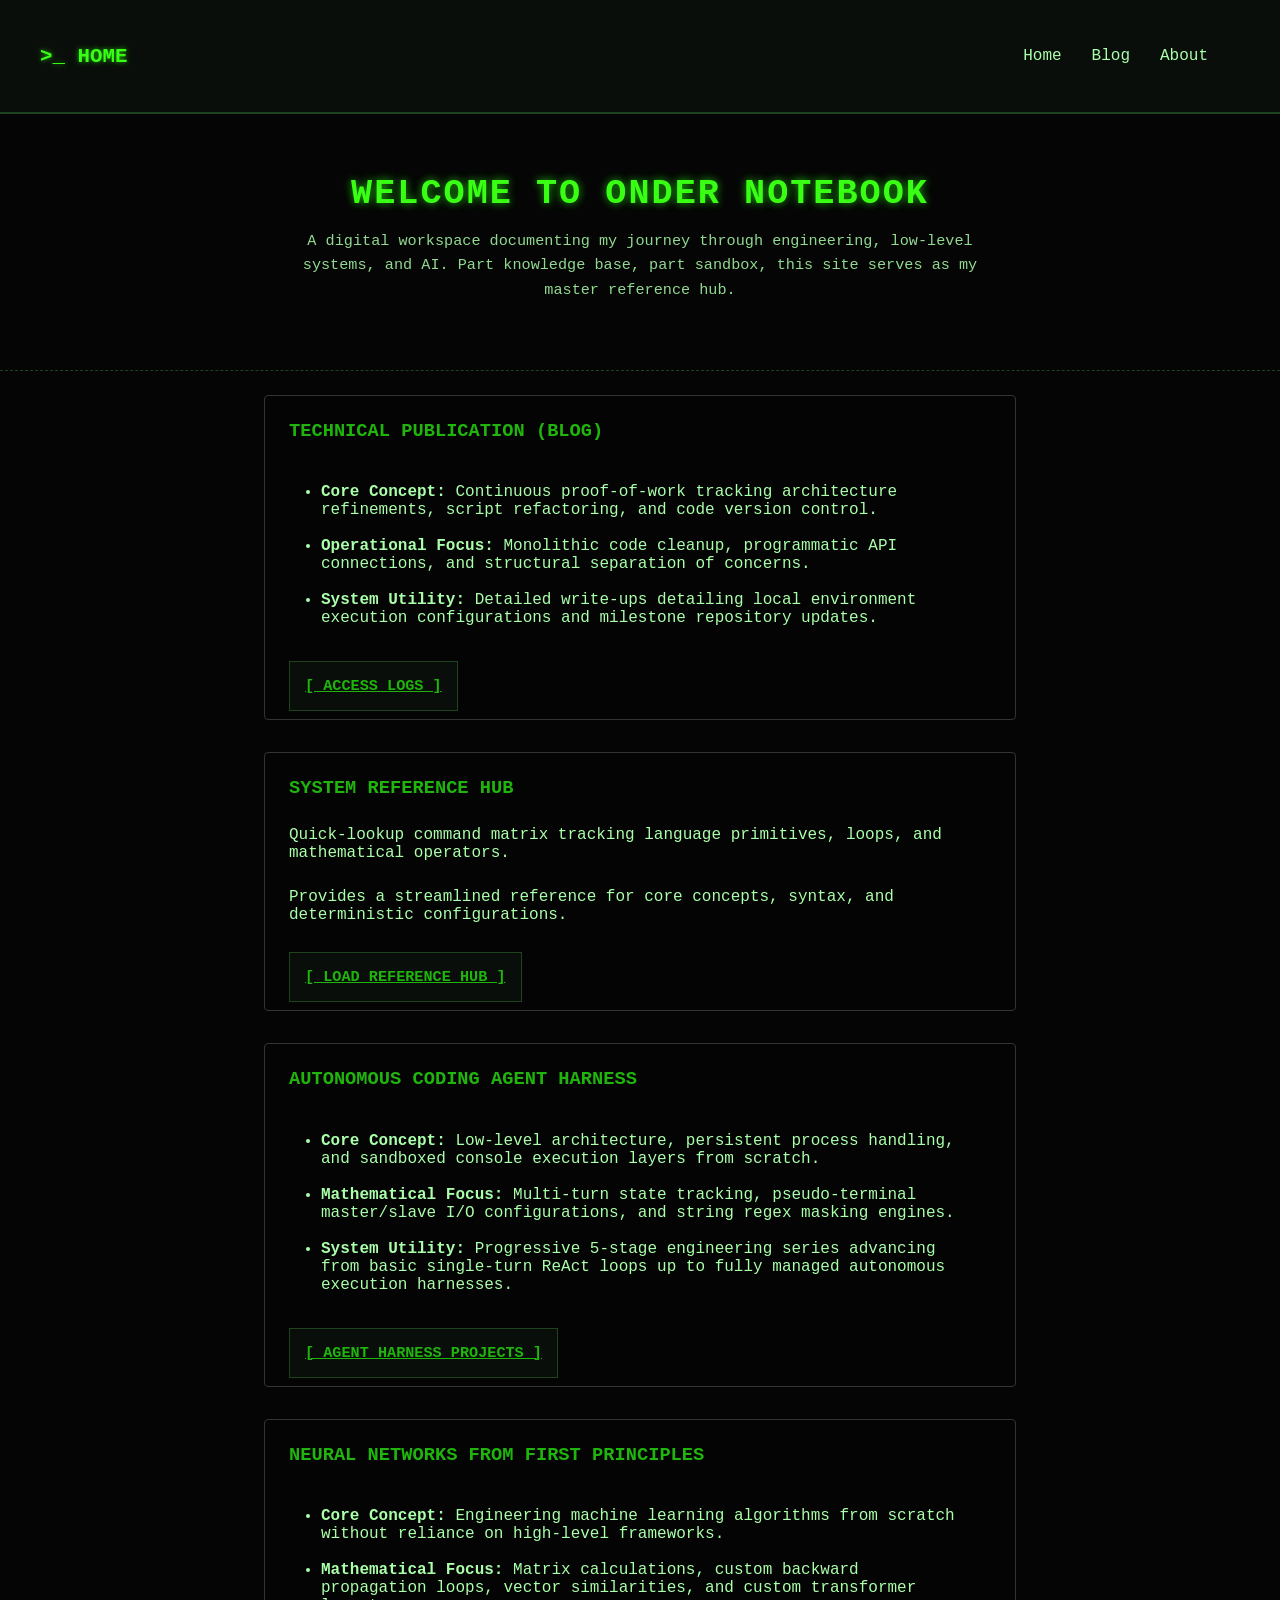
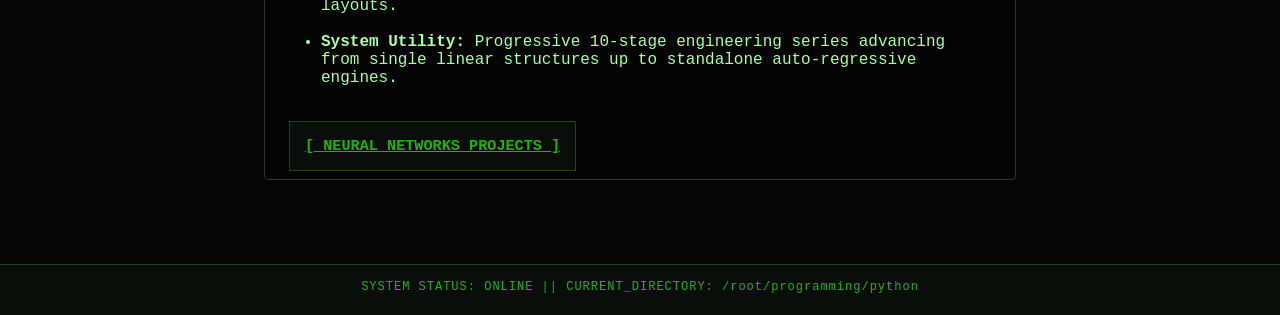
<file: index.html>
<!DOCTYPE html>
<html lang="en">
<head>
    <meta charset="UTF-8">
    <meta name="viewport" content="width=device-width, initial-scale=1.0">
    <title>Terminal Programming Manual</title>
    <link rel="stylesheet" href="style.css">
</head>
<body>

    <!-- Header & Navigation Area -->
    <header class="navbar">
        <div class="logo">&gt;_ HOME</div>
        <nav class="nav-container">
            <ul class="nav-links">
                <li><a href="index.html">Home</a></li>
                <li><a href="https://techoneder.blogspot.com" target="_blank">Blog</a></li>
                <li><a href="about.html" target="_blank">About</a></li>
            </ul>
        </nav>
    </header>


    <!-- Hero Showcase Section -->
    <section id="hero" class="hero-section">
        <div class="hero-content">
            <h1>WELCOME TO ONDER NOTEBOOK</h1>
            <p class="hero-subtitle">A digital workspace documenting my journey through engineering, low-level systems, and AI. 
                Part knowledge base, part sandbox, this site serves as my master reference hub.</p>
        </div>
    </section>


    <!-- Workspace Container -->
    <main class="workspace">
        <div class="terminal-body">
            
            <!-- Container 3: TechOneder Blog -->
            <div class="project-node">
                <h3>TECHNICAL PUBLICATION (BLOG)</h3>
                <ul>
                    <li><strong>Core Concept:</strong> Continuous proof-of-work tracking architecture refinements, script refactoring, and code version control.</li><br>
                    <li><strong>Operational Focus:</strong> Monolithic code cleanup, programmatic API connections, and structural separation of concerns.</li><br>
                    <li><strong>System Utility:</strong> Detailed write-ups detailing local environment execution configurations and milestone repository updates.</li>
                </ul><br/>
                <div>
                    <a href="https://techoneder.blogspot.com" target="_blank" class="matrix-btn">[ ACCESS LOGS ]</a>
                </div>
            </div>

            <!-- Container 1: Reference Hub -->
            <div class="project-node">
                <h3>SYSTEM REFERENCE HUB</h3></br>
                <p>Quick-lookup command matrix tracking language primitives, loops, and mathematical operators.</p></br>
                <p>Provides a streamlined reference for core concepts, syntax, and deterministic configurations.</p></br></br>
                <div>
                    <a href="ref_hub.html" class="matrix-btn">[ LOAD REFERENCE HUB ]</a>
                </div>
            </div>


            <!-- Container 1: Agent Harness 5 Projects -->
            <div class="project-node">
                <h3>AUTONOMOUS CODING AGENT HARNESS</h3>
                <ul>
                    <li><strong>Core Concept:</strong> Low-level architecture, persistent process handling, and sandboxed console execution layers from scratch.</li></br>
                    <li><strong>Mathematical Focus:</strong> Multi-turn state tracking, pseudo-terminal master/slave I/O configurations, and string regex masking engines.</li></br>
                    <li><strong>System Utility:</strong> Progressive 5-stage engineering series advancing from basic single-turn ReAct loops up to fully managed autonomous execution harnesses.</li>
                </ul><br/>
                <div>
                    <a href="harness_projects.html" class="matrix-btn">[ AGENT HARNESS PROJECTS ]</a>
                </div>
            </div>


            <!-- Container 2: NN 10 Projects -->
            <div class="project-node">
                <h3>NEURAL NETWORKS FROM FIRST PRINCIPLES</h3>
                <ul>
                    <li><strong>Core Concept:</strong> Engineering machine learning algorithms from scratch without reliance on high-level frameworks.</li></br>
                    <li><strong>Mathematical Focus:</strong> Matrix calculations, custom backward propagation loops, vector similarities, and custom transformer layouts.</li></br>
                    <li><strong>System Utility:</strong> Progressive 10-stage engineering series advancing from single linear structures up to standalone auto-regressive engines.</li>
                </ul><br/>
                <div>
                    <a href="NN_projects.html" class="matrix-btn">[ NEURAL NETWORKS PROJECTS ]</a>
                </div>
            </div>

        </div>
    </main>

    <!-- Footer System Status -->
    <footer class="system-footer">
        <p>SYSTEM STATUS: ONLINE || CURRENT_DIRECTORY: /root/programming/python</p>
    </footer>

</body>
</html>
</file>
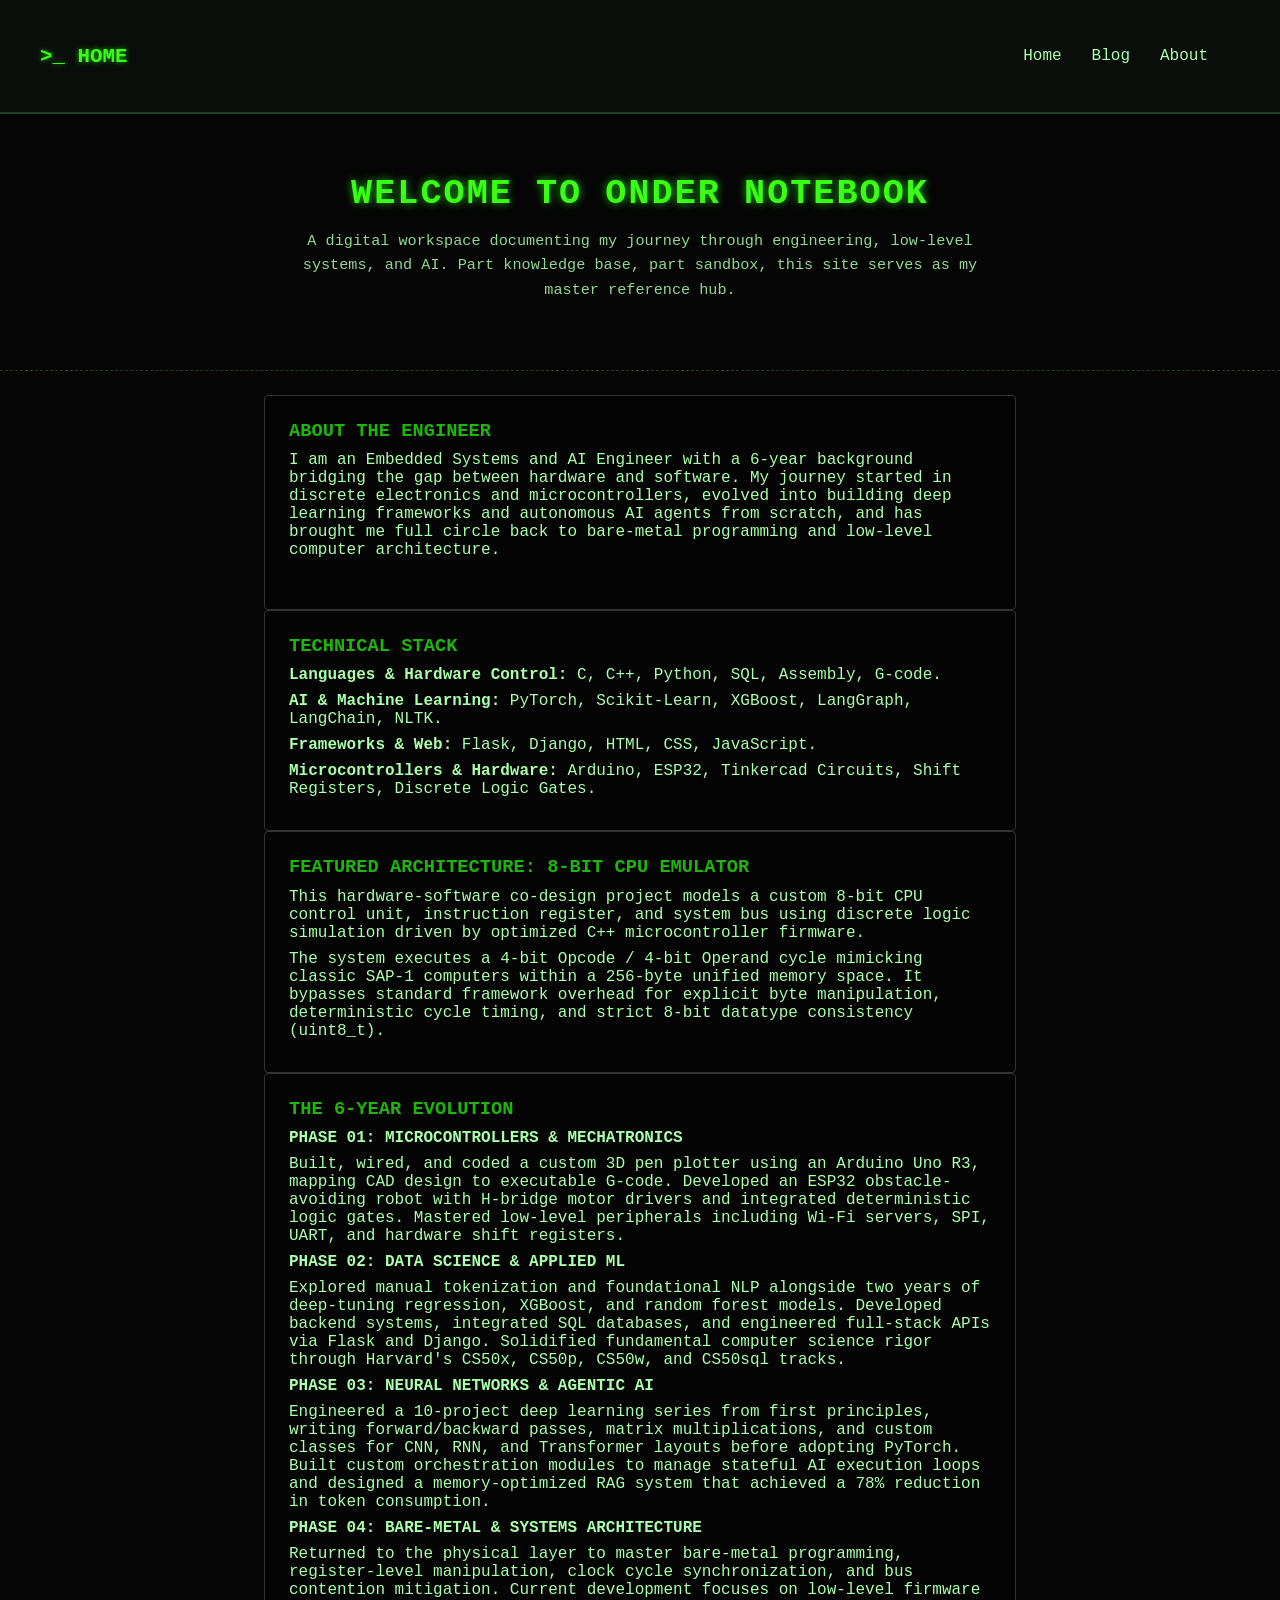
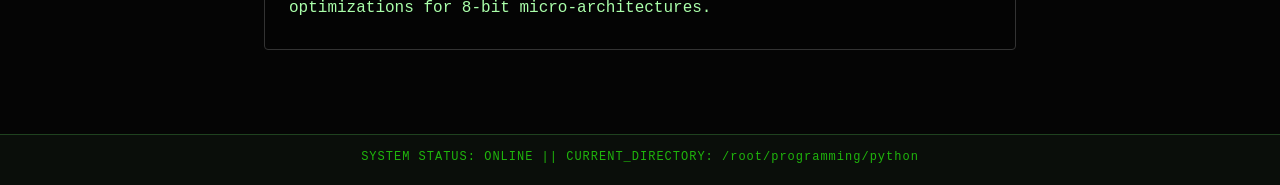
<file: about.html>
<!DOCTYPE html>
<html lang="en">
<head>
    <meta charset="UTF-8">
    <meta name="viewport" content="width=device-width, initial-scale=1.0">
    <title>Terminal Programming Manual</title>
    <link rel="stylesheet" href="style.css">
</head>
<body>

    <!-- Header & Navigation Area -->
    <header class="navbar">
        <div class="logo">&gt;_ HOME</div>
        <nav class="nav-container">
            <ul class="nav-links">
                <li><a href="index.html">Home</a></li>
                <li><a href="https://techoneder.blogspot.com" target="_blank">Blog</a></li>
                <li><a href="about.html" target="_blank">About</a></li>
            </ul>
        </nav>
    </header>


    <!-- Hero Showcase Section -->
    <section id="hero" class="hero-section">
        <div class="hero-content">
            <h1>WELCOME TO ONDER NOTEBOOK</h1>
            <p class="hero-subtitle">A digital workspace documenting my journey through engineering, low-level systems, and AI. 
                Part knowledge base, part sandbox, this site serves as my master reference hub.</p>
        </div>
    </section>


    <!-- Workspace Container -->
    <main class="workspace">
        <div class="terminal-body">
            
<!-- About Section -->
<section id="about" class="about-section">
    <div class="about-container">
        
        <!-- Profile Header -->
        <header class="project-node">
            <h3>ABOUT THE ENGINEER</h3>
            <p>I am an Embedded Systems and AI Engineer with a 6-year background bridging the gap between hardware and software. 
                My journey started in discrete electronics and microcontrollers, evolved into building deep learning frameworks 
                and autonomous AI agents from scratch, and has brought me full circle back to bare-metal programming and low-level computer architecture.</p></br>
        </header>

        <!-- Technical Matrix -->
        <div class="project-node">
            <h3>TECHNICAL STACK</h3>
            <p><strong>Languages &amp; Hardware Control:</strong> C, C++, Python, SQL, Assembly, G-code.</p>
            <p><strong>AI &amp; Machine Learning:</strong> PyTorch, Scikit-Learn, XGBoost, LangGraph, LangChain, NLTK.</p>
            <p><strong>Frameworks &amp; Web:</strong> Flask, Django, HTML, CSS, JavaScript.</p>
            <p><strong>Microcontrollers &amp; Hardware:</strong> Arduino, ESP32, Tinkercad Circuits, Shift Registers, Discrete Logic Gates.</p>
        </div>

        <!-- Featured Node -->
        <div class="project-node">
            <h3>FEATURED ARCHITECTURE: 8-BIT CPU EMULATOR</h3>
            <p>This hardware-software co-design project models a custom 8-bit CPU control unit, instruction register, and system bus using discrete logic simulation driven by optimized C++ microcontroller firmware.</p>
            <p>The system executes a 4-bit Opcode / 4-bit Operand cycle mimicking classic SAP-1 computers within a 256-byte unified memory space. It bypasses standard framework overhead for explicit byte manipulation, deterministic cycle timing, and strict 8-bit datatype consistency (uint8_t).</p>
        </div>

        <!-- The 6-Year Timeline -->
        <div class="project-node">
            <h3>THE 6-YEAR EVOLUTION</h3>

            <div class="timeline-node">
                <h4>PHASE 01: MICROCONTROLLERS &amp; MECHATRONICS</h4>
                <p>Built, wired, and coded a custom 3D pen plotter using an Arduino Uno R3, mapping CAD design to executable G-code. Developed an ESP32 obstacle-avoiding robot with H-bridge motor drivers and integrated deterministic logic gates. Mastered low-level peripherals including Wi-Fi servers, SPI, UART, and hardware shift registers.</p>
            </div>

            <div class="timeline-node">
                <h4>PHASE 02: DATA SCIENCE &amp; APPLIED ML</h4>
                <p>Explored manual tokenization and foundational NLP alongside two years of deep-tuning regression, XGBoost, and random forest models. Developed backend systems, integrated SQL databases, and engineered full-stack APIs via Flask and Django. Solidified fundamental computer science rigor through Harvard's CS50x, CS50p, CS50w, and CS50sql tracks.</p>
            </div>

            <div class="timeline-node">
                <h4>PHASE 03: NEURAL NETWORKS &amp; AGENTIC AI</h4>
                <p>Engineered a 10-project deep learning series from first principles, writing forward/backward passes, matrix multiplications, and custom classes for CNN, RNN, and Transformer layouts before adopting PyTorch. Built custom orchestration modules to manage stateful AI execution loops and designed a memory-optimized RAG system that achieved a 78% reduction in token consumption.</p>
            </div>

            <div class="timeline-node">
                <h4>PHASE 04: BARE-METAL &amp; SYSTEMS ARCHITECTURE</h4>
                <p>Returned to the physical layer to master bare-metal programming, register-level manipulation, clock cycle synchronization, and bus contention mitigation. Current development focuses on low-level firmware optimizations for 8-bit micro-architectures.</p>
            </div>
        </div>

    </div>
</section>

            </div>

        </div>
    </main>

    <!-- Footer System Status -->
    <footer class="system-footer">
        <p>SYSTEM STATUS: ONLINE || CURRENT_DIRECTORY: /root/programming/python</p>
    </footer>

</body>
</html>
</file>
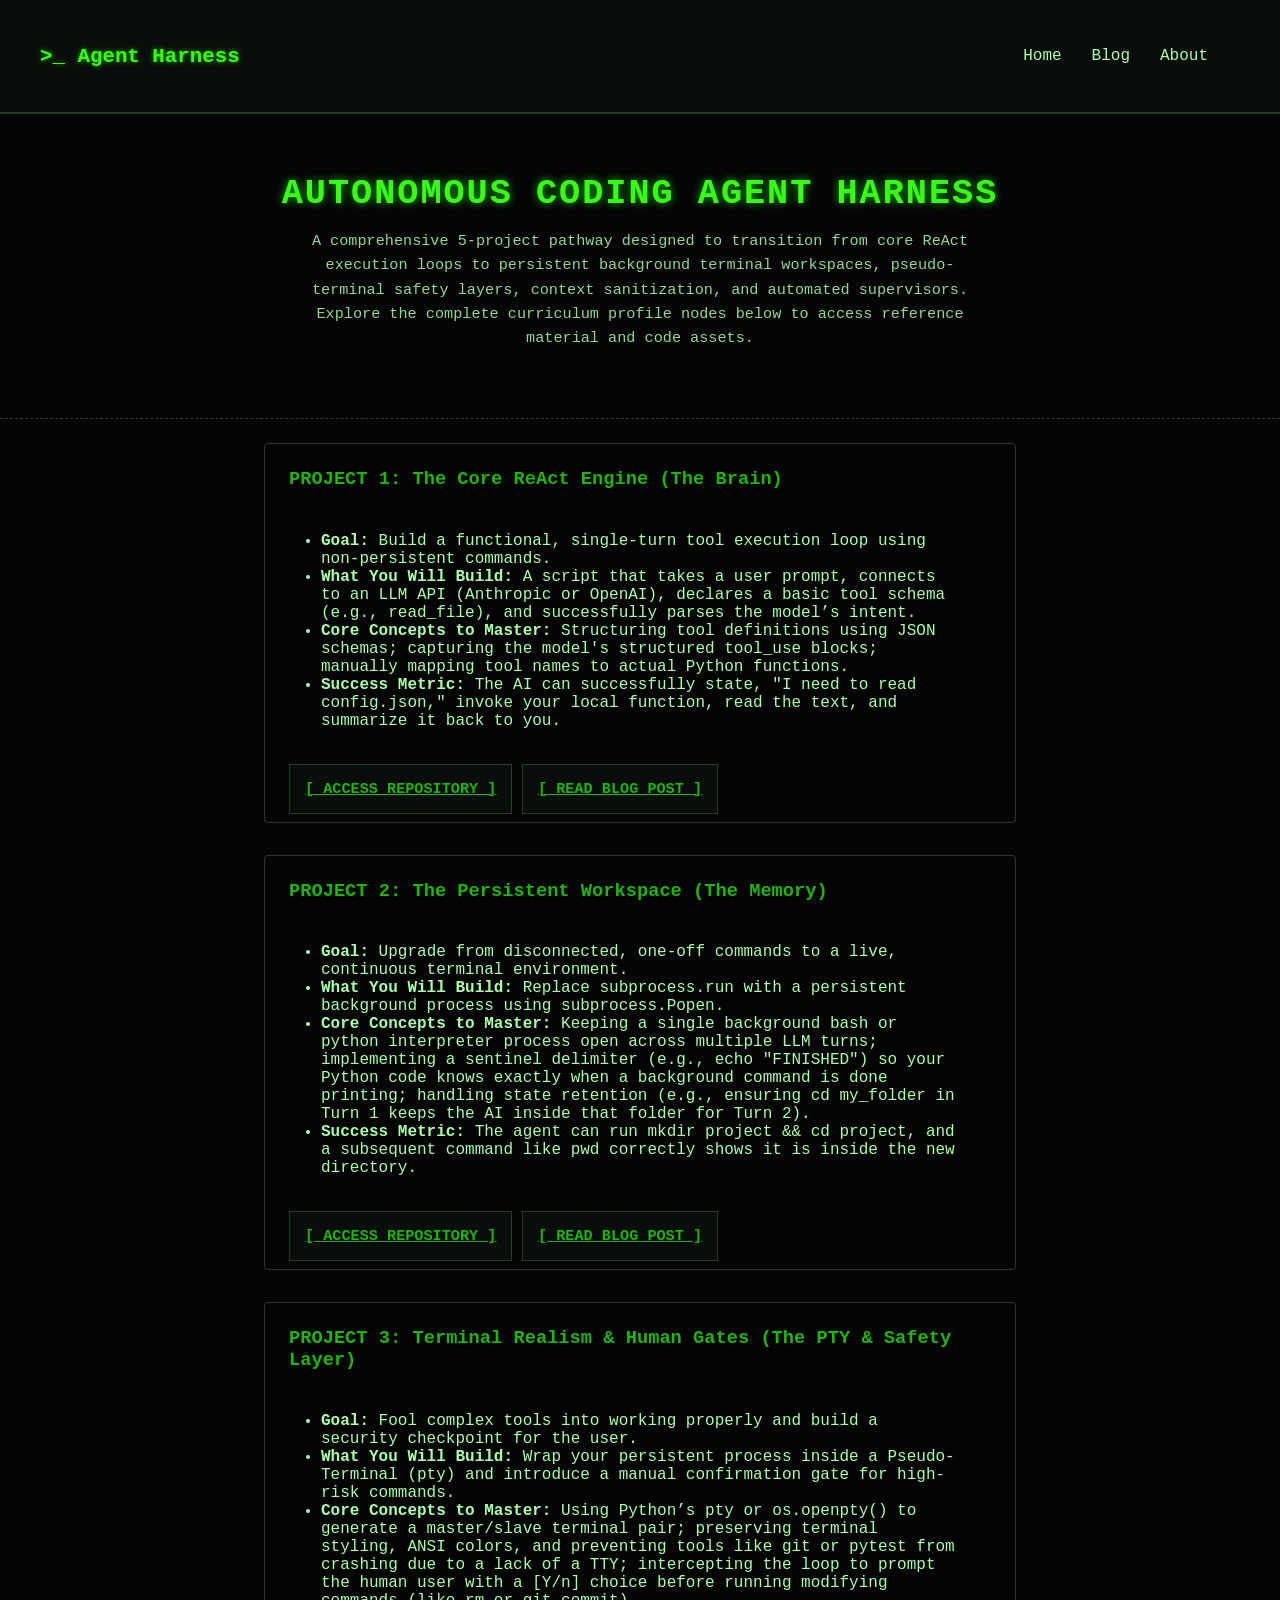
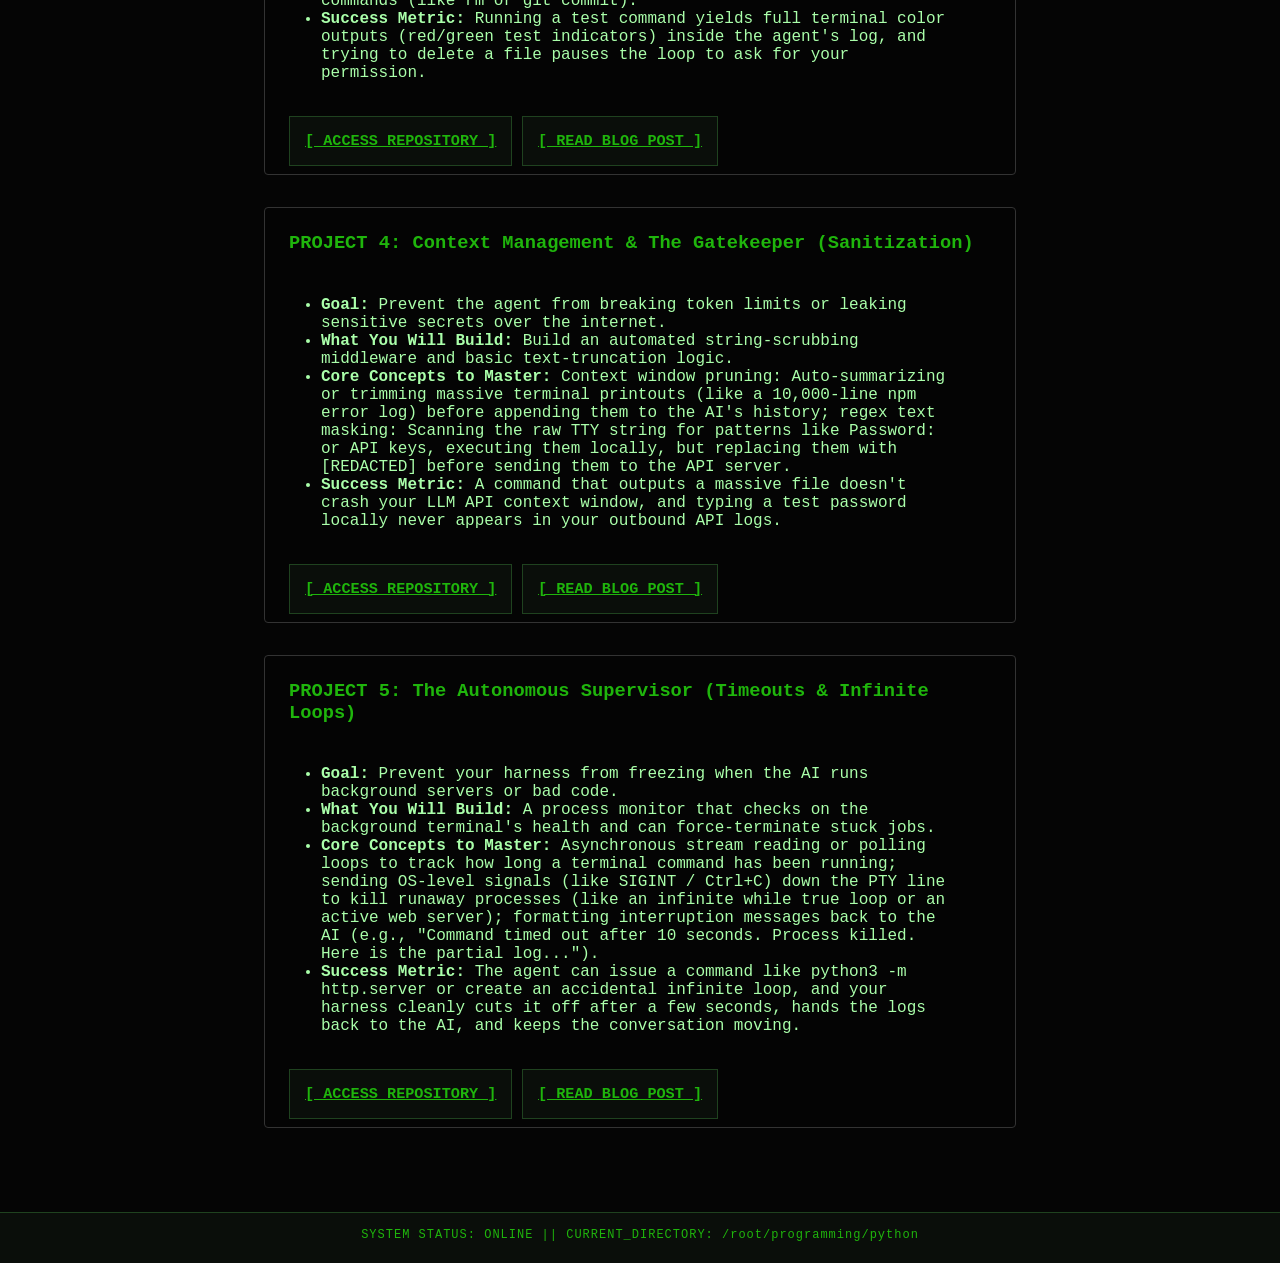
<file: harness_projects.html>
<!DOCTYPE html>
<html lang="en">
<head>
    <meta charset="UTF-8">
    <meta name="viewport" content="width=device-width, initial-scale=1.0">
    <title>Autonomous Coding Agent Harness Manual</title>
    <link rel="stylesheet" href="style.css">
</head>
<body>
    <!-- Header & Navigation Area -->
    <header class="navbar">
        <div class="logo">&gt;_ Agent Harness</div>
        <nav class="nav-container">
            <ul class="nav-links">
                <li><a href="index.html">Home</a></li>
                <li><a href="https://blogspot.com" target="_blank">Blog</a></li>
                <li><a href="about.html" target="_blank">About</a></li>
            </ul>
        </nav>
    </header>

    <!-- Hero Showcase Section -->
    <section id="hero" class="hero-section">
        <div class="hero-content">
            <h1>AUTONOMOUS CODING AGENT HARNESS</h1>
            <p>A comprehensive 5-project pathway designed to transition from core ReAct execution loops to persistent background terminal workspaces, pseudo-terminal safety layers, context sanitization, and automated supervisors. Explore the complete curriculum profile nodes below to access reference material and code assets.</p>
        </div>
    </section>

    <!-- Curriculum Container -->
    <main class="workspace">
        <div class="terminal-body">
            <!-- Project 1 -->
            <div class="project-node">
                <h3>PROJECT 1: The Core ReAct Engine (The Brain)</h3>
                <ul>
                    <li><strong>Goal:</strong> Build a functional, single-turn tool execution loop using non-persistent commands.</li>
                    <li><strong>What You Will Build:</strong> A script that takes a user prompt, connects to an LLM API (Anthropic or OpenAI), declares a basic tool schema (e.g., read_file), and successfully parses the model’s intent.</li>
                    <li><strong>Core Concepts to Master:</strong> Structuring tool definitions using JSON schemas; capturing the model's structured tool_use blocks; manually mapping tool names to actual Python functions.</li>
                    <li><strong>Success Metric:</strong> The AI can successfully state, "I need to read config.json," invoke your local function, read the text, and summarize it back to you.</li>
                </ul><br/>
                <div>
                    <a href="#" target="_blank" class="matrix-btn">[ ACCESS REPOSITORY ]</a>
                    <a href="#" target="_blank" class="matrix-btn">[ READ BLOG POST ]</a>
                </div>
            </div>

            <!-- Project 2 -->
            <div class="project-node">
                <h3>PROJECT 2: The Persistent Workspace (The Memory)</h3>
                <ul>
                    <li><strong>Goal:</strong> Upgrade from disconnected, one-off commands to a live, continuous terminal environment.</li>
                    <li><strong>What You Will Build:</strong> Replace subprocess.run with a persistent background process using subprocess.Popen.</li>
                    <li><strong>Core Concepts to Master:</strong> Keeping a single background bash or python interpreter process open across multiple LLM turns; implementing a sentinel delimiter (e.g., echo "FINISHED") so your Python code knows exactly when a background command is done printing; handling state retention (e.g., ensuring cd my_folder in Turn 1 keeps the AI inside that folder for Turn 2).</li>
                    <li><strong>Success Metric:</strong> The agent can run mkdir project && cd project, and a subsequent command like pwd correctly shows it is inside the new directory.</li>
                </ul><br/>
                <div>
                    <a href="#" target="_blank" class="matrix-btn">[ ACCESS REPOSITORY ]</a>
                    <a href="#" target="_blank" class="matrix-btn">[ READ BLOG POST ]</a>
                </div>
            </div>

            <!-- Project 3 -->
            <div class="project-node">
                <h3>PROJECT 3: Terminal Realism & Human Gates (The PTY & Safety Layer)</h3>
                <ul>
                    <li><strong>Goal:</strong> Fool complex tools into working properly and build a security checkpoint for the user.</li>
                    <li><strong>What You Will Build:</strong> Wrap your persistent process inside a Pseudo-Terminal (pty) and introduce a manual confirmation gate for high-risk commands.</li>
                    <li><strong>Core Concepts to Master:</strong> Using Python’s pty or os.openpty() to generate a master/slave terminal pair; preserving terminal styling, ANSI colors, and preventing tools like git or pytest from crashing due to a lack of a TTY; intercepting the loop to prompt the human user with a [Y/n] choice before running modifying commands (like rm or git commit).</li>
                    <li><strong>Success Metric:</strong> Running a test command yields full terminal color outputs (red/green test indicators) inside the agent's log, and trying to delete a file pauses the loop to ask for your permission.</li>
                </ul><br/>
                <div>
                    <a href="#" target="_blank" class="matrix-btn">[ ACCESS REPOSITORY ]</a>
                    <a href="#" target="_blank" class="matrix-btn">[ READ BLOG POST ]</a>
                </div>
            </div>

            <!-- Project 4 -->
            <div class="project-node">
                <h3>PROJECT 4: Context Management & The Gatekeeper (Sanitization)</h3>
                <ul>
                    <li><strong>Goal:</strong> Prevent the agent from breaking token limits or leaking sensitive secrets over the internet.</li>
                    <li><strong>What You Will Build:</strong> Build an automated string-scrubbing middleware and basic text-truncation logic.</li>
                    <li><strong>Core Concepts to Master:</strong> Context window pruning: Auto-summarizing or trimming massive terminal printouts (like a 10,000-line npm error log) before appending them to the AI's history; regex text masking: Scanning the raw TTY string for patterns like Password: or API keys, executing them locally, but replacing them with [REDACTED] before sending them to the API server.</li>
                    <li><strong>Success Metric:</strong> A command that outputs a massive file doesn't crash your LLM API context window, and typing a test password locally never appears in your outbound API logs.</li>
                </ul><br/>
                <div>
                    <a href="#" target="_blank" class="matrix-btn">[ ACCESS REPOSITORY ]</a>
                    <a href="#" target="_blank" class="matrix-btn">[ READ BLOG POST ]</a>
                </div>
            </div>

            <!-- Project 5 -->
            <div class="project-node">
                <h3>PROJECT 5: The Autonomous Supervisor (Timeouts & Infinite Loops)</h3>
                <ul>
                    <li><strong>Goal:</strong> Prevent your harness from freezing when the AI runs background servers or bad code.</li>
                    <li><strong>What You Will Build:</strong> A process monitor that checks on the background terminal's health and can force-terminate stuck jobs.</li>
                    <li><strong>Core Concepts to Master:</strong> Asynchronous stream reading or polling loops to track how long a terminal command has been running; sending OS-level signals (like SIGINT / Ctrl+C) down the PTY line to kill runaway processes (like an infinite while true loop or an active web server); formatting interruption messages back to the AI (e.g., "Command timed out after 10 seconds. Process killed. Here is the partial log...").</li>
                    <li><strong>Success Metric:</strong> The agent can issue a command like python3 -m http.server or create an accidental infinite loop, and your harness cleanly cuts it off after a few seconds, hands the logs back to the AI, and keeps the conversation moving.</li>
                </ul><br/>
                <div>
                    <a href="#" target="_blank" class="matrix-btn">[ ACCESS REPOSITORY ]</a>
                    <a href="#" target="_blank" class="matrix-btn">[ READ BLOG POST ]</a>
                </div>
            </div>
        </div>
    </main>

    <!-- Footer System Status -->
    <footer class="system-footer">
        <p>SYSTEM STATUS: ONLINE || CURRENT_DIRECTORY: /root/programming/python</p>
    </footer>
</body>
</html>
</file>
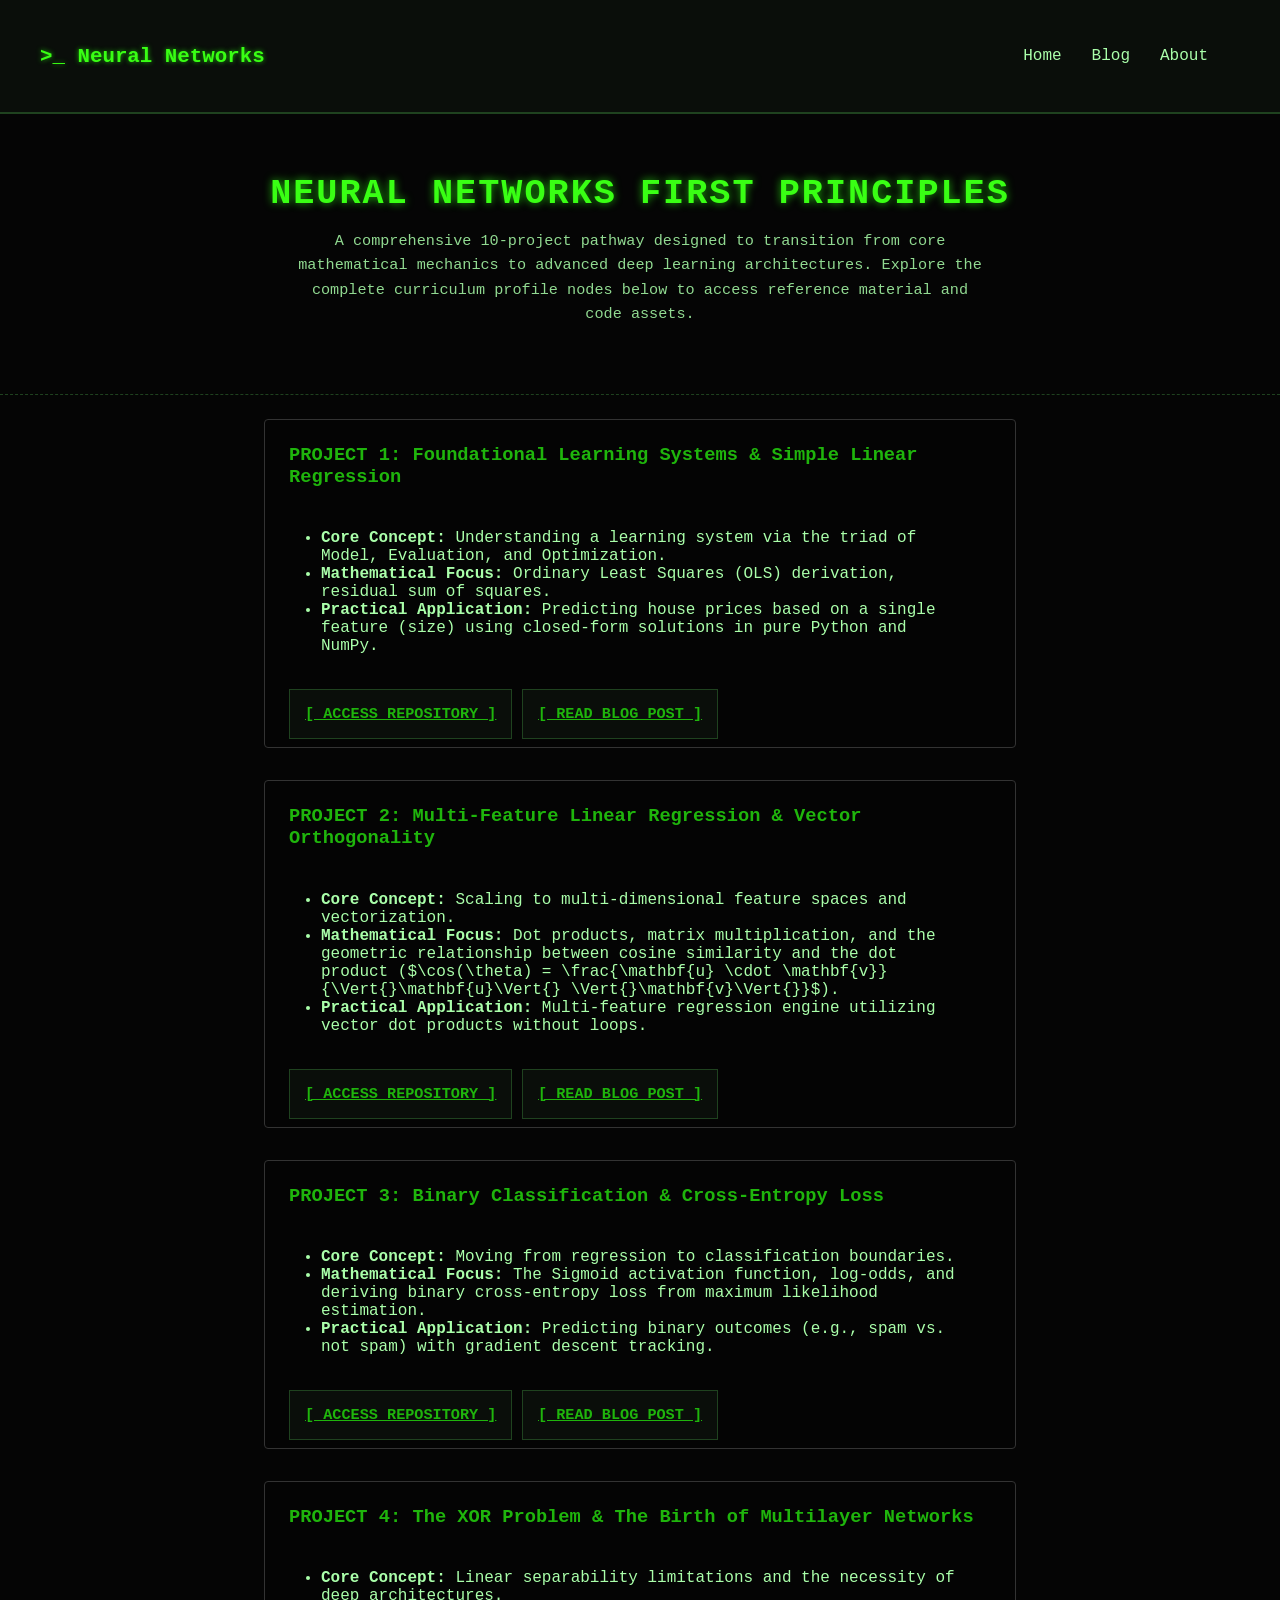
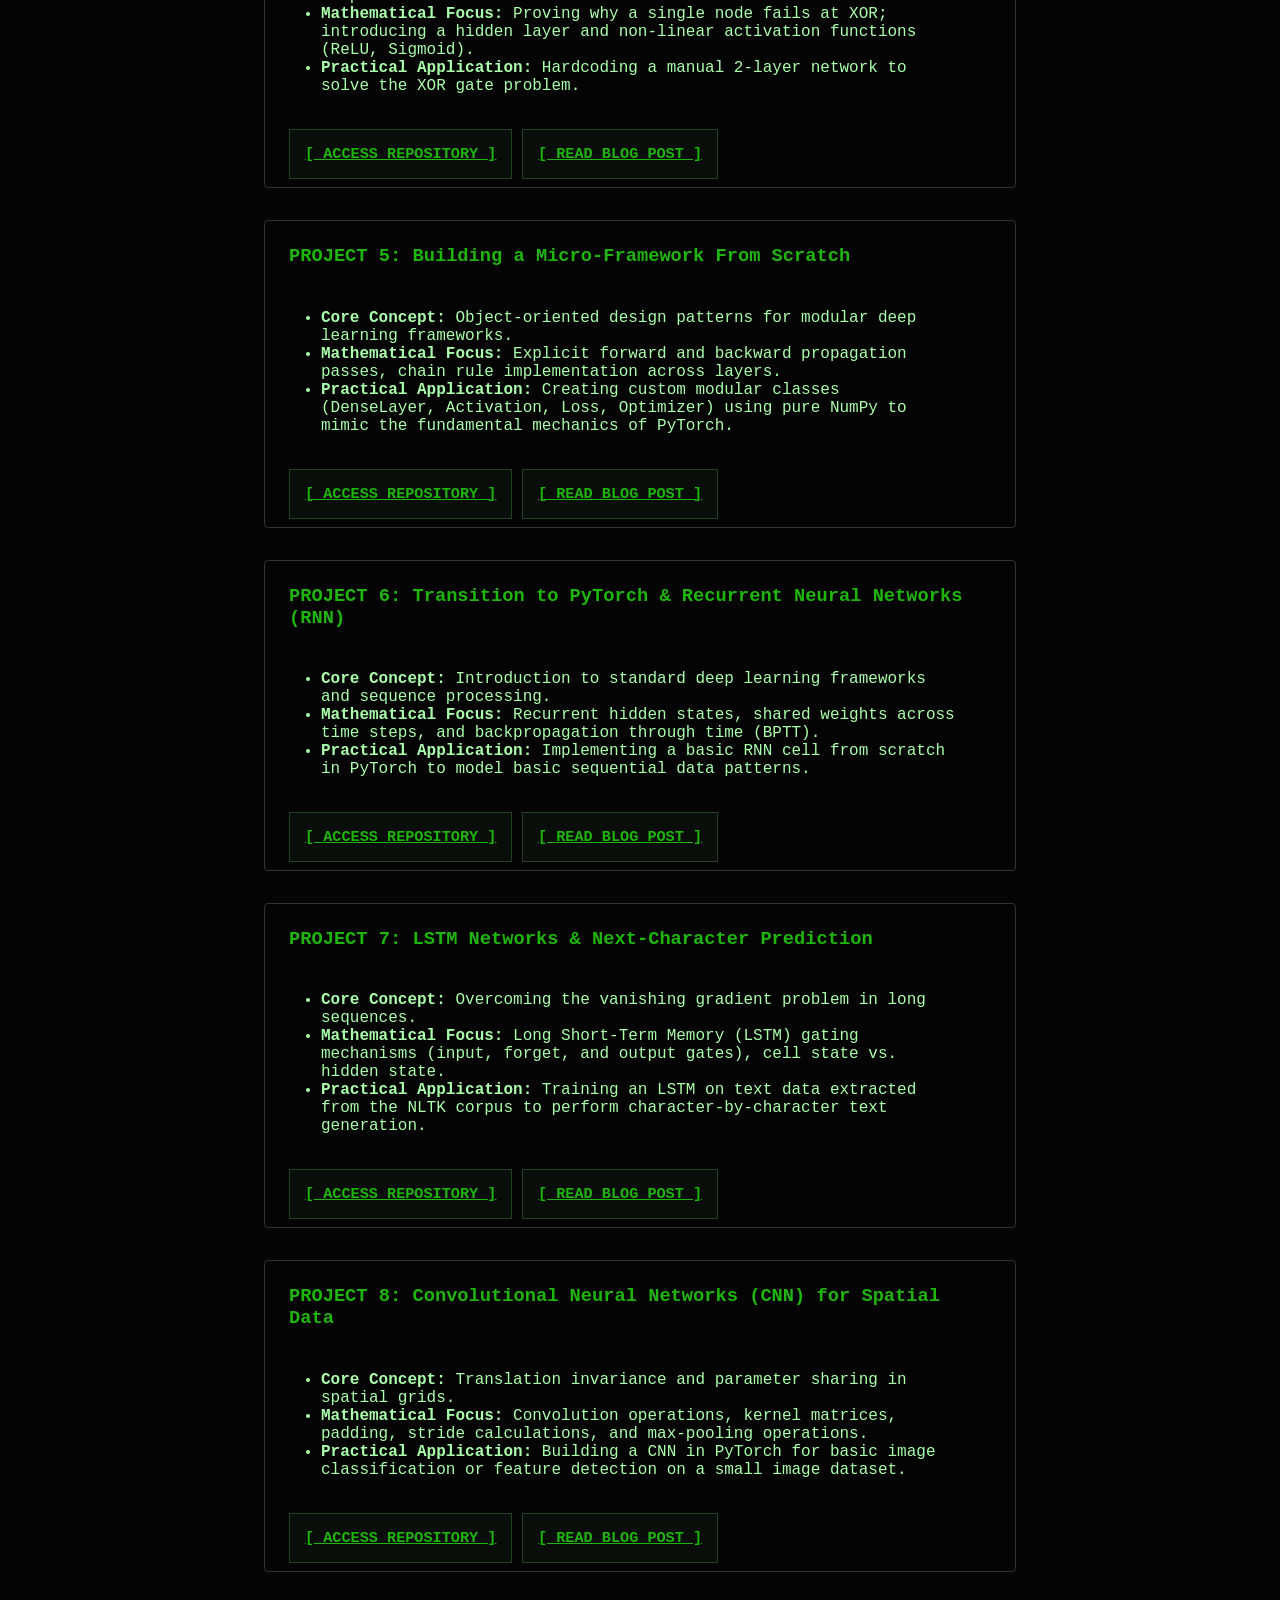
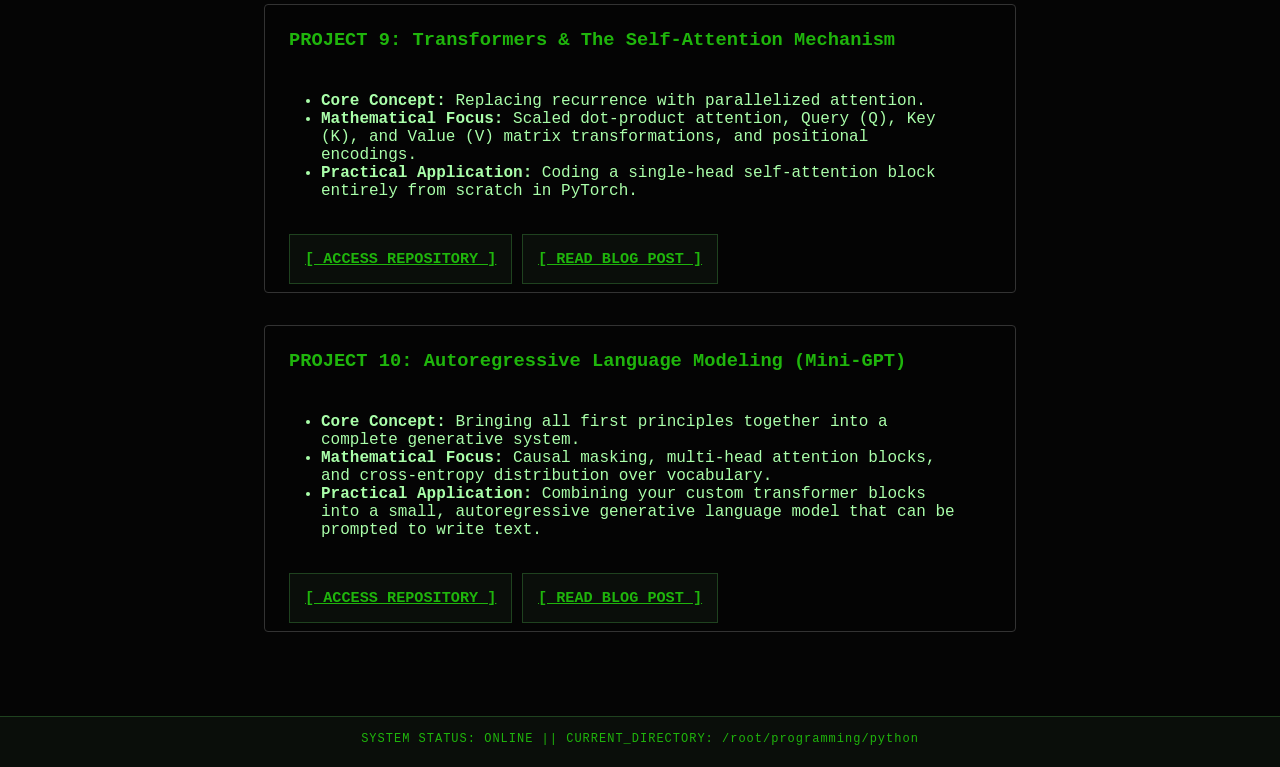
<file: NN_projects.html>
<!DOCTYPE html>
<html lang="en">
<head>
    <meta charset="UTF-8">
    <meta name="viewport" content="width=device-width, initial-scale=1.0">
    <title>Terminal Programming Manual</title>
    <link rel="stylesheet" href="style.css">
</head>
<body>


    <!-- Header & Navigation Area -->
    <header class="navbar">
        <div class="logo">&gt;_ Neural Networks</div>
        <nav class="nav-container">
            <ul class="nav-links">
                <li><a href="index.html">Home</a></li>
                <li><a href="https://techoneder.blogspot.com" target="_blank">Blog</a></li>
                <li><a href="about.html" target="_blank">About</a></li>
            </ul>
        </nav>
    </header>

    <!-- Hero Showcase Section -->
    <section id="hero" class="hero-section">
        <div class="hero-content">
            <h1>NEURAL NETWORKS FIRST PRINCIPLES</h1>
            <p>A comprehensive 10-project pathway designed to transition from core mathematical mechanics to advanced deep learning architectures. Explore the complete curriculum profile nodes below to access reference material and code assets.</p>
        </div>
    </section>


    <!-- Curriculum Container -->
    <!-- Curriculum Container -->
    <main class="workspace">
        <div class="terminal-body">
            
            <!-- Project 1 -->
            <div class="project-node">
                <h3>PROJECT 1: Foundational Learning Systems & Simple Linear Regression</h3>
                <ul>
                    <li><strong>Core Concept:</strong> Understanding a learning system via the triad of Model, Evaluation, and Optimization.</li>
                    <li><strong>Mathematical Focus:</strong> Ordinary Least Squares (OLS) derivation, residual sum of squares.</li>
                    <li><strong>Practical Application:</strong> Predicting house prices based on a single feature (size) using closed-form solutions in pure Python and NumPy.</li>
                </ul><br/>
                <div>
                    <a href="#" target="_blank" class="matrix-btn">[ ACCESS REPOSITORY ]</a>
                    <a href="#" target="_blank" class="matrix-btn">[ READ BLOG POST ]</a>
                </div>
            </div>

            <!-- Project 2 -->
            <div class="project-node">
                <h3>PROJECT 2: Multi-Feature Linear Regression & Vector Orthogonality</h3>
                <ul>
                    <li><strong>Core Concept:</strong> Scaling to multi-dimensional feature spaces and vectorization.</li>
                    <li><strong>Mathematical Focus:</strong> Dot products, matrix multiplication, and the geometric relationship between cosine similarity and the dot product ($\cos(\theta) = \frac{\mathbf{u} \cdot \mathbf{v}}{\Vert{}\mathbf{u}\Vert{} \Vert{}\mathbf{v}\Vert{}}$).</li>
                    <li><strong>Practical Application:</strong> Multi-feature regression engine utilizing vector dot products without loops.</li>
                </ul><br/>
                <div>
                    <a href="#" target="_blank" class="matrix-btn">[ ACCESS REPOSITORY ]</a>
                    <a href="#" target="_blank" class="matrix-btn">[ READ BLOG POST ]</a>
                </div>
            </div>

            <!-- Project 3 -->
            <div class="project-node">
                <h3>PROJECT 3: Binary Classification & Cross-Entropy Loss</h3>
                <ul>
                    <li><strong>Core Concept:</strong> Moving from regression to classification boundaries.</li>
                    <li><strong>Mathematical Focus:</strong> The Sigmoid activation function, log-odds, and deriving binary cross-entropy loss from maximum likelihood estimation.</li>
                    <li><strong>Practical Application:</strong> Predicting binary outcomes (e.g., spam vs. not spam) with gradient descent tracking.</li>
                </ul><br/>
                <div>
                    <a href="#" target="_blank" class="matrix-btn">[ ACCESS REPOSITORY ]</a>
                    <a href="#" target="_blank" class="matrix-btn">[ READ BLOG POST ]</a>
                </div>
            </div>

            <!-- Project 4 -->
            <div class="project-node">
                <h3>PROJECT 4: The XOR Problem & The Birth of Multilayer Networks</h3>
                <ul>
                    <li><strong>Core Concept:</strong> Linear separability limitations and the necessity of deep architectures.</li>
                    <li><strong>Mathematical Focus:</strong> Proving why a single node fails at XOR; introducing a hidden layer and non-linear activation functions (ReLU, Sigmoid).</li>
                    <li><strong>Practical Application:</strong> Hardcoding a manual 2-layer network to solve the XOR gate problem.</li>
                </ul><br/>
                <div>
                    <a href="#" target="_blank" class="matrix-btn">[ ACCESS REPOSITORY ]</a>
                    <a href="#" target="_blank" class="matrix-btn">[ READ BLOG POST ]</a>
                </div>
            </div>

            <!-- Project 5 -->
            <div class="project-node">
                <h3>PROJECT 5: Building a Micro-Framework From Scratch</h3>
                <ul>
                    <li><strong>Core Concept:</strong> Object-oriented design patterns for modular deep learning frameworks.</li>
                    <li><strong>Mathematical Focus:</strong> Explicit forward and backward propagation passes, chain rule implementation across layers.</li>
                    <li><strong>Practical Application:</strong> Creating custom modular classes (DenseLayer, Activation, Loss, Optimizer) using pure NumPy to mimic the fundamental mechanics of PyTorch.</li>
                </ul><br/>
                <div>
                    <a href="#" target="_blank" class="matrix-btn">[ ACCESS REPOSITORY ]</a>
                    <a href="#" target="_blank" class="matrix-btn">[ READ BLOG POST ]</a>
                </div>
            </div>

            <!-- Project 6 -->
            <div class="project-node">
                <h3>PROJECT 6: Transition to PyTorch & Recurrent Neural Networks (RNN)</h3>
                <ul>
                    <li><strong>Core Concept:</strong> Introduction to standard deep learning frameworks and sequence processing.</li>
                    <li><strong>Mathematical Focus:</strong> Recurrent hidden states, shared weights across time steps, and backpropagation through time (BPTT).</li>
                    <li><strong>Practical Application:</strong> Implementing a basic RNN cell from scratch in PyTorch to model basic sequential data patterns.</li>
                </ul><br/>
                <div>
                    <a href="#" target="_blank" class="matrix-btn">[ ACCESS REPOSITORY ]</a>
                    <a href="#" target="_blank" class="matrix-btn">[ READ BLOG POST ]</a>
                </div>
            </div>

            <!-- Project 7 -->
            <div class="project-node">
                <h3>PROJECT 7: LSTM Networks & Next-Character Prediction</h3>
                <ul>
                    <li><strong>Core Concept:</strong> Overcoming the vanishing gradient problem in long sequences.</li>
                    <li><strong>Mathematical Focus:</strong> Long Short-Term Memory (LSTM) gating mechanisms (input, forget, and output gates), cell state vs. hidden state.</li>
                    <li><strong>Practical Application:</strong> Training an LSTM on text data extracted from the NLTK corpus to perform character-by-character text generation.</li>
                </ul><br/>
                <div>
                    <a href="#" target="_blank" class="matrix-btn">[ ACCESS REPOSITORY ]</a>
                    <a href="#" target="_blank" class="matrix-btn">[ READ BLOG POST ]</a>
                </div>
            </div>

            <!-- Project 8 -->
            <div class="project-node">
                <h3>PROJECT 8: Convolutional Neural Networks (CNN) for Spatial Data</h3>
                <ul>
                    <li><strong>Core Concept:</strong> Translation invariance and parameter sharing in spatial grids.</li>
                    <li><strong>Mathematical Focus:</strong> Convolution operations, kernel matrices, padding, stride calculations, and max-pooling operations.</li>
                    <li><strong>Practical Application:</strong> Building a CNN in PyTorch for basic image classification or feature detection on a small image dataset.</li>
                </ul><br/>
                <div>
                    <a href="#" target="_blank" class="matrix-btn">[ ACCESS REPOSITORY ]</a>
                    <a href="#" target="_blank" class="matrix-btn">[ READ BLOG POST ]</a>
                </div>
            </div>

            <!-- Project 9 -->
            <div class="project-node">
                <h3>PROJECT 9: Transformers & The Self-Attention Mechanism</h3>
                <ul>
                    <li><strong>Core Concept:</strong> Replacing recurrence with parallelized attention.</li>
                    <li><strong>Mathematical Focus:</strong> Scaled dot-product attention, Query (Q), Key (K), and Value (V) matrix transformations, and positional encodings.</li>
                    <li><strong>Practical Application:</strong> Coding a single-head self-attention block entirely from scratch in PyTorch.</li>
                </ul><br/>
                <div>
                    <a href="#" target="_blank" class="matrix-btn">[ ACCESS REPOSITORY ]</a>
                    <a href="#" target="_blank" class="matrix-btn">[ READ BLOG POST ]</a>
                </div>
            </div>

            <!-- Project 10 -->
            <div class="project-node">
                <h3>PROJECT 10: Autoregressive Language Modeling (Mini-GPT)</h3>
                <ul>
                    <li><strong>Core Concept:</strong> Bringing all first principles together into a complete generative system.</li>
                    <li><strong>Mathematical Focus:</strong> Causal masking, multi-head attention blocks, and cross-entropy distribution over vocabulary.</li>
                    <li><strong>Practical Application:</strong> Combining your custom transformer blocks into a small, autoregressive generative language model that can be prompted to write text.</li>
                </ul><br/>
                <div>
                    <a href="#" target="_blank" class="matrix-btn">[ ACCESS REPOSITORY ]</a>
                    <a href="#" target="_blank" class="matrix-btn">[ READ BLOG POST ]</a>
                </div>
            </div>

        </div>
    </main>


    <!-- Footer System Status -->
    <footer class="system-footer">
        <p>SYSTEM STATUS: ONLINE || CURRENT_DIRECTORY: /root/programming/python</p>
    </footer>

</body>
</html>
</file>
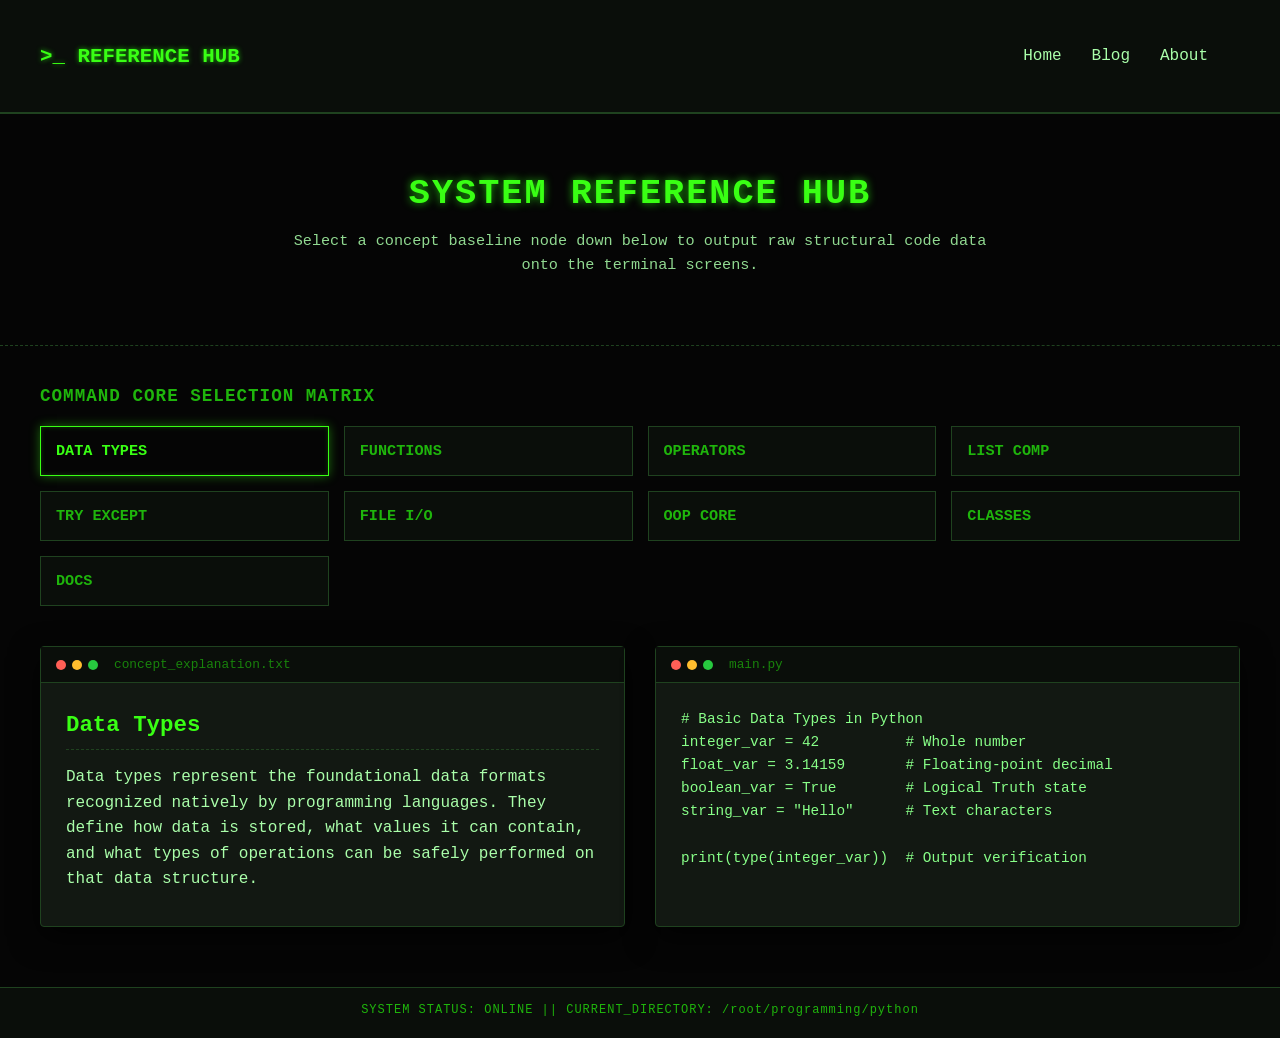
<file: ref_hub.html>
<!DOCTYPE html>
<html lang="en">
<head>
    <meta charset="UTF-8">
    <meta name="viewport" content="width=device-width, initial-scale=1.0">
    <title>Terminal Programming Manual</title>
    <link rel="stylesheet" href="style.css">
</head>
<body>

    <!-- Header & Navigation Area -->
    <header class="navbar">
        <div class="logo">&gt;_ REFERENCE HUB</div>
        <nav class="nav-container">
            <ul class="nav-links">
                <li><a href="index.html">Home</a></li>
                <li><a href="https://techoneder.blogspot.com" target="_blank">Blog</a></li>
                <li><a href="about.html" target="_blank">About</a></li>
            </ul>
        </nav>
    </header>

    <!-- Hero Showcase Section -->
    <section id="hero" class="hero-section">
        <div class="hero-content">
            <h1>SYSTEM REFERENCE HUB</h1>
            <p>Select a concept baseline node down below to output raw structural code data onto the terminal screens.</p>
        </div>
    </section>

    <!-- Control Deck for Matrix Operations (Row & Column Buttons) -->
    <section id="control-deck" class="control-deck">
        <h2 class="section-title">COMMAND CORE SELECTION MATRIX</h2>
        <div class="button-grid">
            <button class="matrix-btn active" onclick="switchConcept('data_types')">DATA TYPES</button>
            <button class="matrix-btn" onclick="switchConcept('functions')">FUNCTIONS</button>
            <button class="matrix-btn" onclick="switchConcept('operators')">OPERATORS</button>
            <button class="matrix-btn" onclick="switchConcept('list_comp')">LIST COMP</button>
            <button class="matrix-btn" onclick="switchConcept('try_except')">TRY EXCEPT</button>
            <button class="matrix-btn" onclick="switchConcept('file_handling')">FILE I/O</button>
            <button class="matrix-btn" onclick="switchConcept('oop')">OOP CORE</button>
            <button class="matrix-btn" onclick="switchConcept('classes')">CLASSES</button>
            <a href="https://python.org" target="_blank"><button class="matrix-btn">DOCS</button></a>
        </div>
    </section>

    <!-- Interactive Workspace Screen (Twin Flex Containers) -->
    <main class="workspace">
        
        <!-- Screen Container 1: Concept Explanation Terminal -->
        <section class="display-panel panel-left">
            <div class="panel-header">
                <span class="dot red"></span><span class="dot yellow"></span><span class="dot green"></span>
                <span class="panel-title">concept_explanation.txt</span>
            </div>
            <div class="panel-body">
                <h3 id="concept-title">Data Types</h3>
                <p id="concept-desc">Data types represent the foundational data formats recognized natively by programming languages. They define how data is stored, what values it can contain, and what types of operations can be safely performed on that data structure.</p>
            </div>
        </section>

        <!-- Screen Container 2: Code Implementation Output -->
        <section class="display-panel panel-right">
            <div class="panel-header">
                <span class="dot red"></span><span class="dot yellow"></span><span class="dot green"></span>
                <span class="panel-title">main.py</span>
            </div>
            <div class="panel-body code-body">
                <pre><code id="concept-code"># Basic Data Types in Python
integer_var = 42          # Whole number
float_var = 3.14159       # Floating-point decimal
boolean_var = True        # Logical Truth state
string_var = "Hello"      # Text characters

print(type(integer_var))  # Output verification</code></pre>
            </div>
        </section>

    </main>

    <!-- Footer System Status -->
    <footer class="system-footer">
        <p>SYSTEM STATUS: ONLINE || CURRENT_DIRECTORY: /root/programming/python</p>
    </footer>

    <script src="script.js"></script>
</body>
</html>
</file>
<file: style.css>
/* ==========================================================================
   RESET & SYSTEM VARIABLE GLOBALS
   ========================================================================== */
* {
    margin: 0;
    padding: 0;
    box-sizing: border-box;
    
}

p, h4{
    padding-bottom: .5em;
}

h3{
    color: #1fb50c;
    padding-bottom: .5em;
}

ul {
    padding: 2em;
}

project-button {
    text-decoration: none; 
    display: inline-block; 
    padding: 0.5rem 1rem; 
    font-size: 0.85rem;
}

:root {
    --bg-deep-black: #050505;
    --bg-terminal-dark: #0a0e0a;
    --bg-panel-dark: #121812;
    --neon-green-glow: #39ff14;
    --neon-green-dim: #1fb50c;
    --terminal-text: #aaffaa;
    --terminal-border: #1f421f;
    --terminal-font: 'Courier New', Courier, monospace;
}

html {
    scroll-behavior: smooth;
    font-family: var(--terminal-font);
    background-color: var(--bg-deep-black);
    color: var(--terminal-text);
}

body {
    overflow-x: hidden; /* Prevents global page blowout */
    width: 100%;
}

/* ==========================================================================
   HEADER & NAVIGATION
   ========================================================================== */
.navbar {
    display: flex;
    justify-content: space-between;
    align-items: center;
    flex-wrap: wrap; 
    gap: 15px;
    padding: 15px 40px;
    background-color: var(--bg-terminal-dark);
    border-bottom: 2px solid var(--terminal-border);
    position: sticky;
    top: 0;
    z-index: 100;
}

.logo {
    color: var(--neon-green-glow);
    font-weight: bold;
    font-size: 1.3rem;
    text-shadow: 0 0 5px var(--neon-green-dim);
}

.nav-links {
    display: flex;
    list-style: none;
    gap: 30px;
}

.nav-links a {
    color: var(--terminal-text);
    text-decoration: none;
    font-size: 1rem;
    transition: color 0.2s ease;
}

.nav-links a:hover {
    color: var(--neon-green-glow);
    text-shadow: 0 0 3px var(--neon-green-dim);
}

/* ==========================================================================
   HERO DISPLAY SECTION
   ========================================================================== */
.hero-section {
    padding: 60px 20px;
    background-color: var(--bg-deep-black);
    border-bottom: 1px dashed var(--terminal-border);
    text-align: center;
}

.hero-content h1 {
    color: var(--neon-green-glow);
    font-size: 2.2rem;
    margin-bottom: 15px;
    text-shadow: 0 0 8px var(--neon-green-dim);
    letter-spacing: 2px;
}

.hero-content p {
    max-width: 700px;
    margin: 0 auto;
    line-height: 1.6;
    color: var(--terminal-text);
    opacity: 0.85;
    font-size: 0.95rem;
}

/* ==========================================================================
   BUTTON CONTROL DECK (GRID OVERVIEW)
   ========================================================================== */
.control-deck {
    padding: 40px;
    max-width: 1400px;
    margin: 0 auto;
}

.section-title {
    font-size: 1.1rem;
    color: var(--neon-green-dim);
    margin-bottom: 20px;
    text-transform: uppercase;
    letter-spacing: 1px;
}

.button-grid {
    display: grid;
    grid-template-columns: repeat(auto-fill, minmax(240px, 1fr));
    gap: 15px;
}

.matrix-btn {
    background-color: var(--bg-terminal-dark);
    color: var(--neon-green-dim);
    border: 1px solid var(--terminal-border);
    padding: 15px;
    font-family: var(--terminal-font);
    font-size: 0.95rem;
    font-weight: bold;
    text-align: left;
    cursor: pointer;
    transition: all 0.2s ease;
    width: 100%;
}

.matrix-btn:hover {
    background-color: var(--terminal-border);
    color: var(--neon-green-glow);
    box-shadow: 0 0 8px rgba(57, 255, 20, 0.3);
}

.matrix-btn.active {
    background-color: transparent;
    color: var(--neon-green-glow);
    border: 1px solid var(--neon-green-glow);
    box-shadow: inset 0 0 5px rgba(57, 255, 20, 0.2), 0 0 10px rgba(57, 255, 20, 0.4);
}

/* ==========================================================================
   WORKSPACE DISPLAY (HARDENED MOBILE CONTAINMENT ARCHITECTURE)
   ========================================================================== */
.terminal-body {
    display: flex; 
    flex-direction: column; 
    gap: 2rem; 
    max-width: 800px; 
    margin: 0 auto; 
    padding: 1.5em;
}

.project-node {
    border: 1px solid var(--border-color, #333);
    padding: 1.5em;
    background: rgba(0,0,0,0.2);
    border-radius: 4px;
}

.workspace {
    display: flex;
    flex-direction: row;
    flex-wrap: wrap; 
    gap: 30px;
    padding: 0 40px 60px 40px;
    max-width: 1400px;
    margin: 0 auto;
    width: 100%;
}

.display-panel {
    flex: 1 1 45%;    
    min-width: 0;      /* OVERRIDE Flexbox implicit tracking size values */
    width: 100%;       /* Restricts element layout boundaries */
    background-color: var(--bg-panel-dark);
    border: 1px solid var(--terminal-border);
    display: flex;
    flex-direction: column;
    border-radius: 4px;
    box-shadow: 0 10px 30px rgba(0,0,0,0.7);
}

/* Terminal Mock-window Bars */
.panel-header {
    background-color: var(--bg-terminal-dark);
    padding: 10px 15px;
    border-bottom: 1px solid var(--terminal-border);
    display: flex;
    align-items: center;
    flex-shrink: 0;
}

.dot {
    width: 10px;
    height: 10px;
    border-radius: 50%;
    margin-right: 6px;
    display: inline-block;
}
.dot.red { background-color: #ff5f56; }
.dot.yellow { background-color: #ffbd2e; }
.dot.green { background-color: #27c93f; }

.panel-title {
    margin-left: 10px;
    font-size: 0.8rem;
    color: var(--neon-green-dim);
    opacity: 0.7;
}

/* Fixed Body Container boundaries */
.panel-body {
    padding: 25px;
    flex-grow: 1;
    line-height: 1.6;
    min-width: 0;
    width: 100%;
    word-break: break-word; /* Prevents long words/text rows blowing up width */
}

/* Force text block to drop columns */
#concept-desc {
    white-space: normal;
}

/* Code layout constraints */
.code-body {
    overflow-x: auto; 
    max-width: 100%;
    width: 100%;
}

.panel-body h3 {
    color: var(--neon-green-glow);
    margin-bottom: 15px;
    font-size: 1.4rem;
    border-bottom: 1px dashed var(--terminal-border);
    padding-bottom: 5px;
}

.panel-body pre {
    white-space: pre-wrap; /* Wrap lines instead of breaking bounds layout */
    word-wrap: break-word;
    font-family: var(--terminal-font);
    font-size: 0.9rem;
    max-width: 100%;
}

.panel-body code {
    color: #88ff88;
    word-break: break-all;
}

/* ==========================================================================
   SYSTEM FOOTER UNIT
   ========================================================================== */
.system-footer {
    background-color: var(--bg-terminal-dark);
    border-top: 1px solid var(--terminal-border);
    padding: 15px 40px;
    text-align: center;
    font-size: 0.75rem;
    color: var(--neon-green-dim);
    letter-spacing: 1px;
}

/* ==========================================================================
   DEDICATED RESPONSIVE MOBILE VIEWPORTS
   ========================================================================== */
@media (max-width: 768px) {
    .navbar { 
        padding: 15px 20px;
        flex-direction: column; 
        text-align: center;
    }
    
    .nav-links {
        padding-left: 0;
        gap: 20px;
    }

    .hero-content h1 {
        font-size: 1.8rem;
    }

    .control-deck { 
        padding: 20px; 
    }

    .button-grid {
        grid-template-columns: 1fr; 
    }

    .workspace { 
        padding: 0 20px 40px 20px;
        flex-direction: column; 
        max-width: 100vw;
    }
    
    .display-panel {
        flex: 1 1 auto; 
        width: 100%;
        max-width: 100%;
    }
}
</file>
